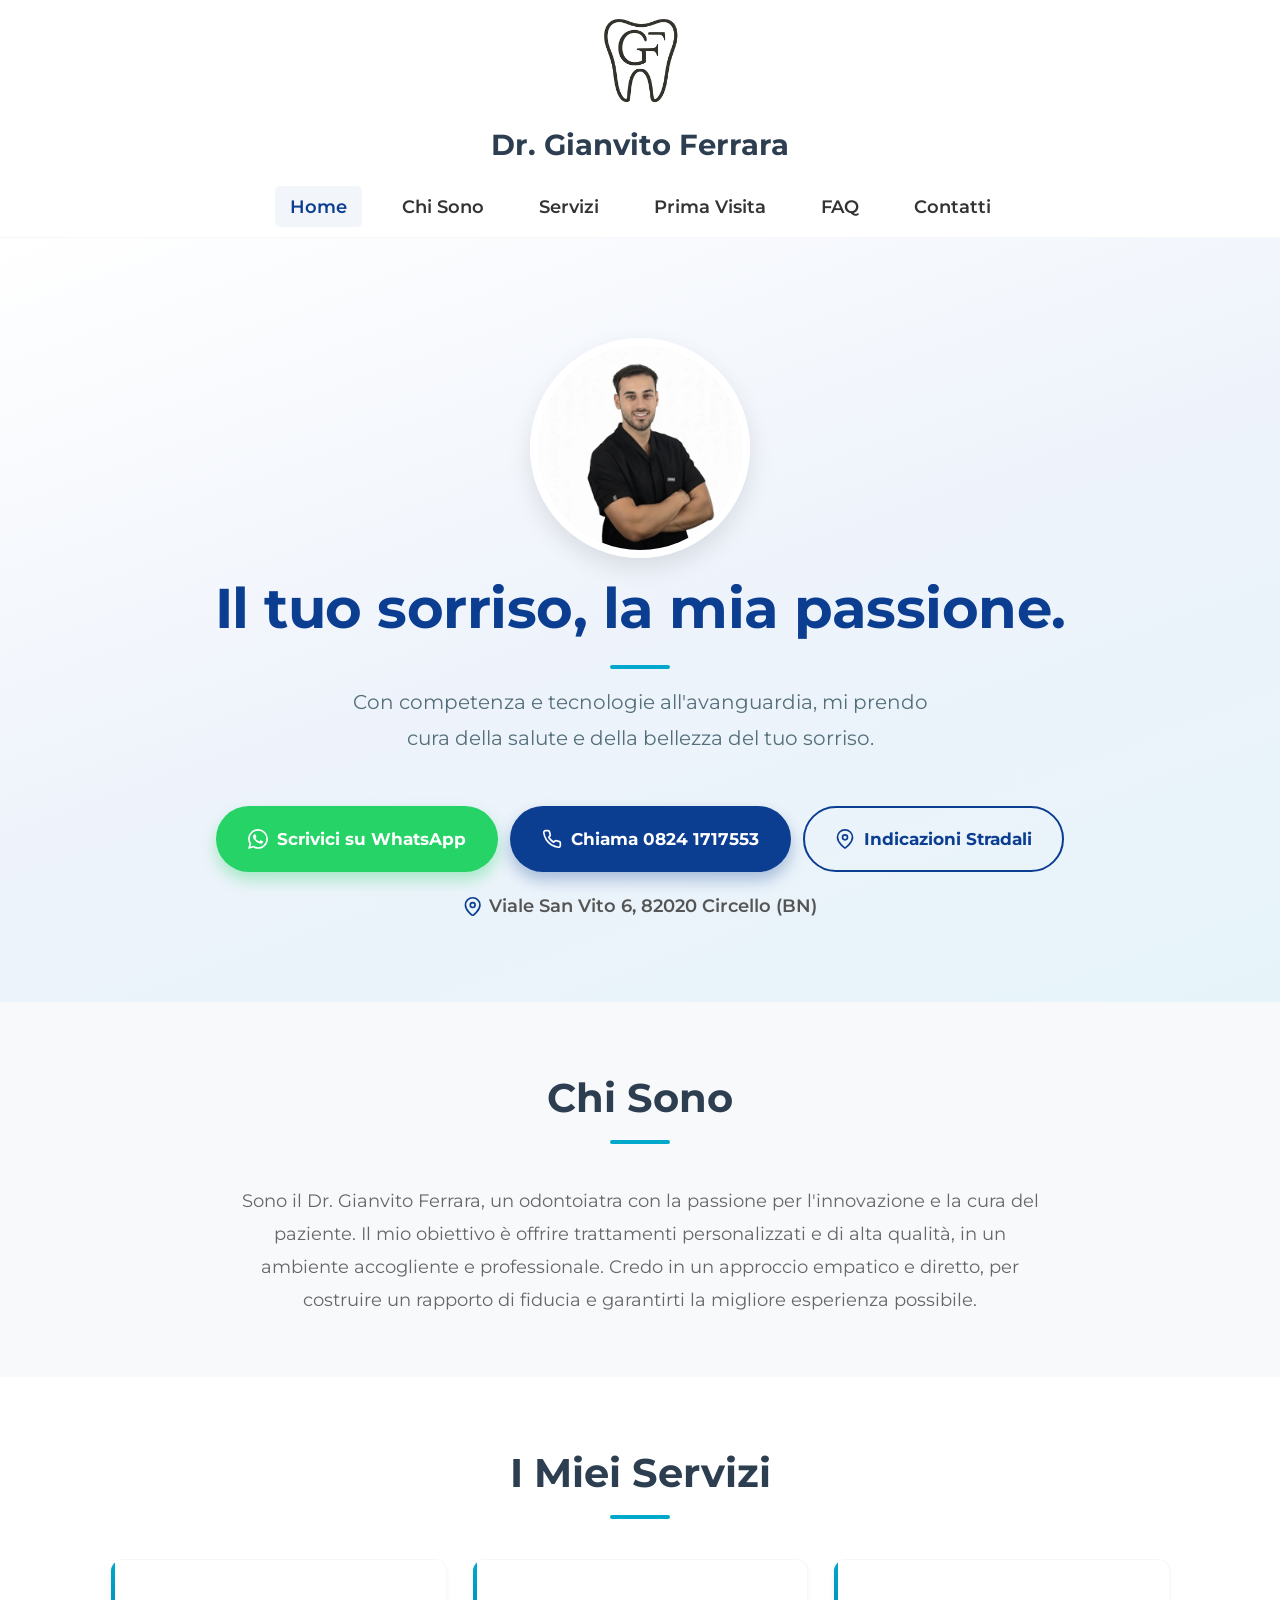
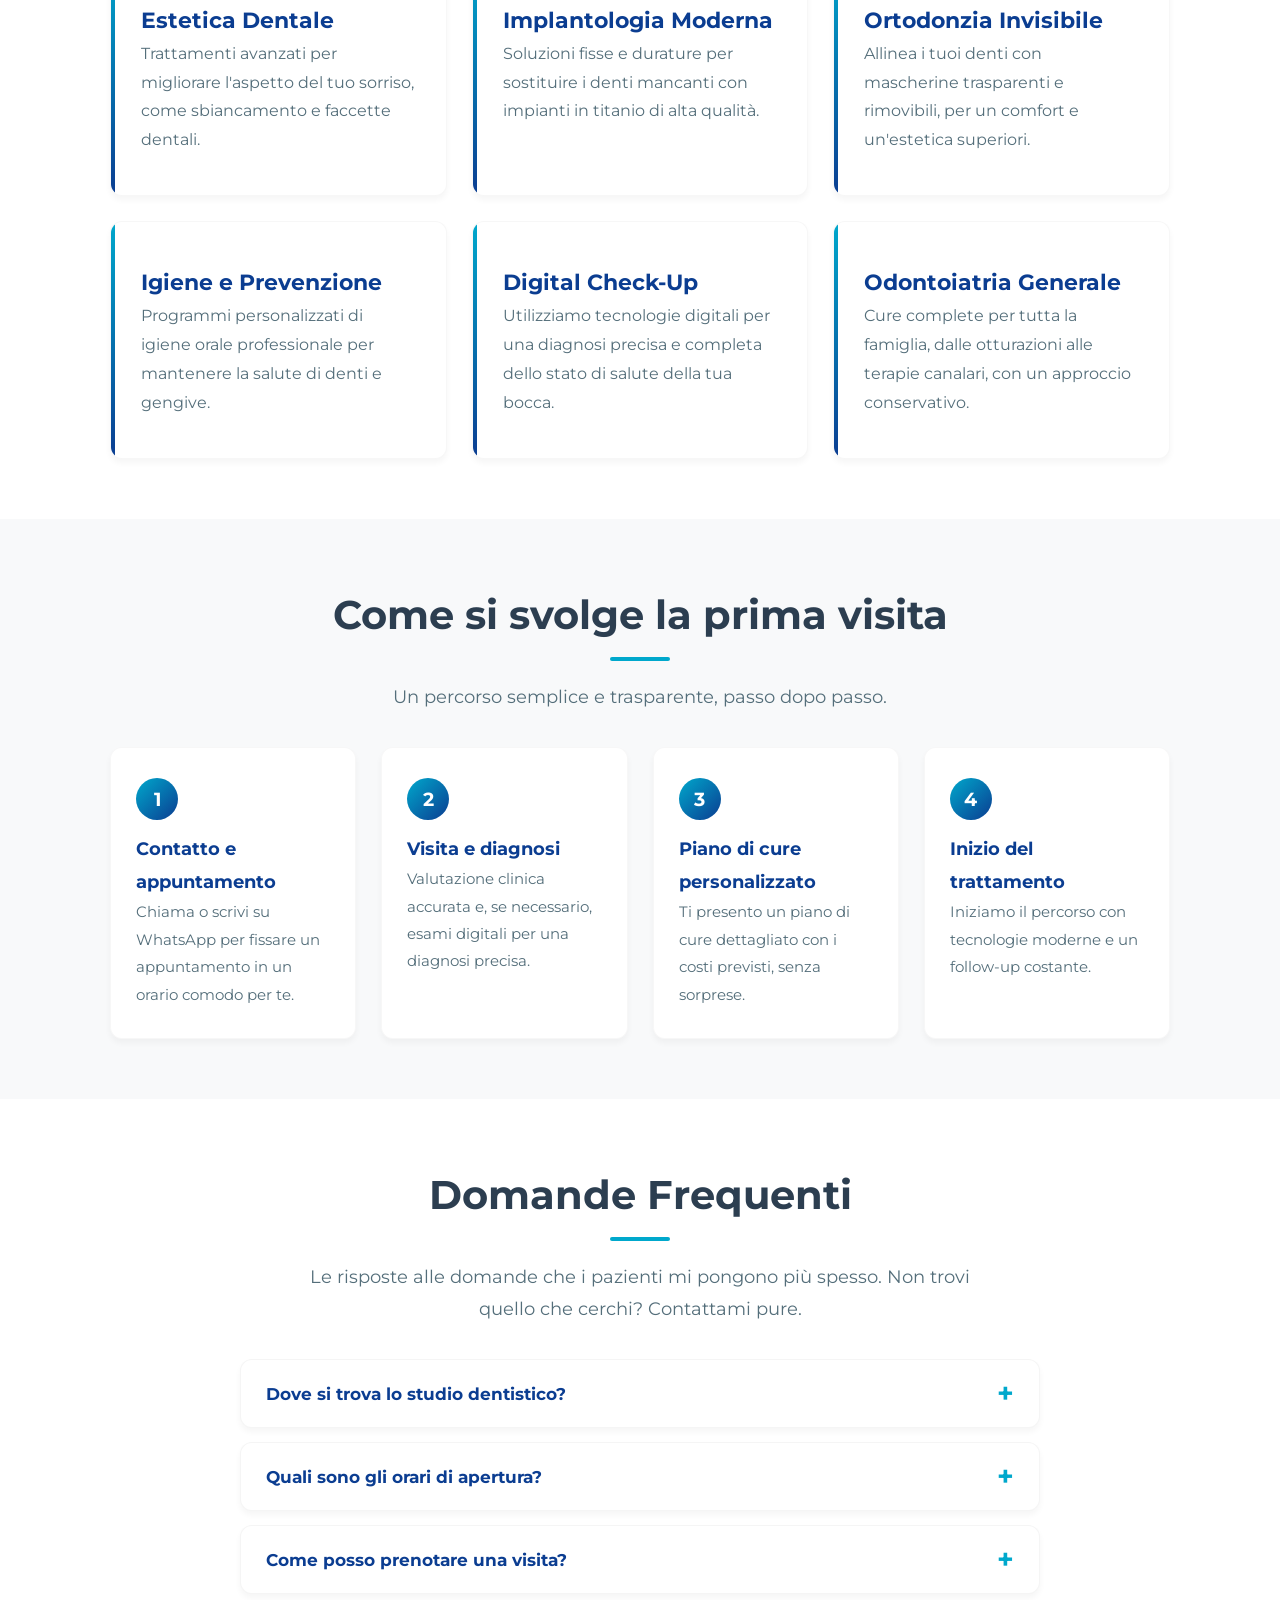
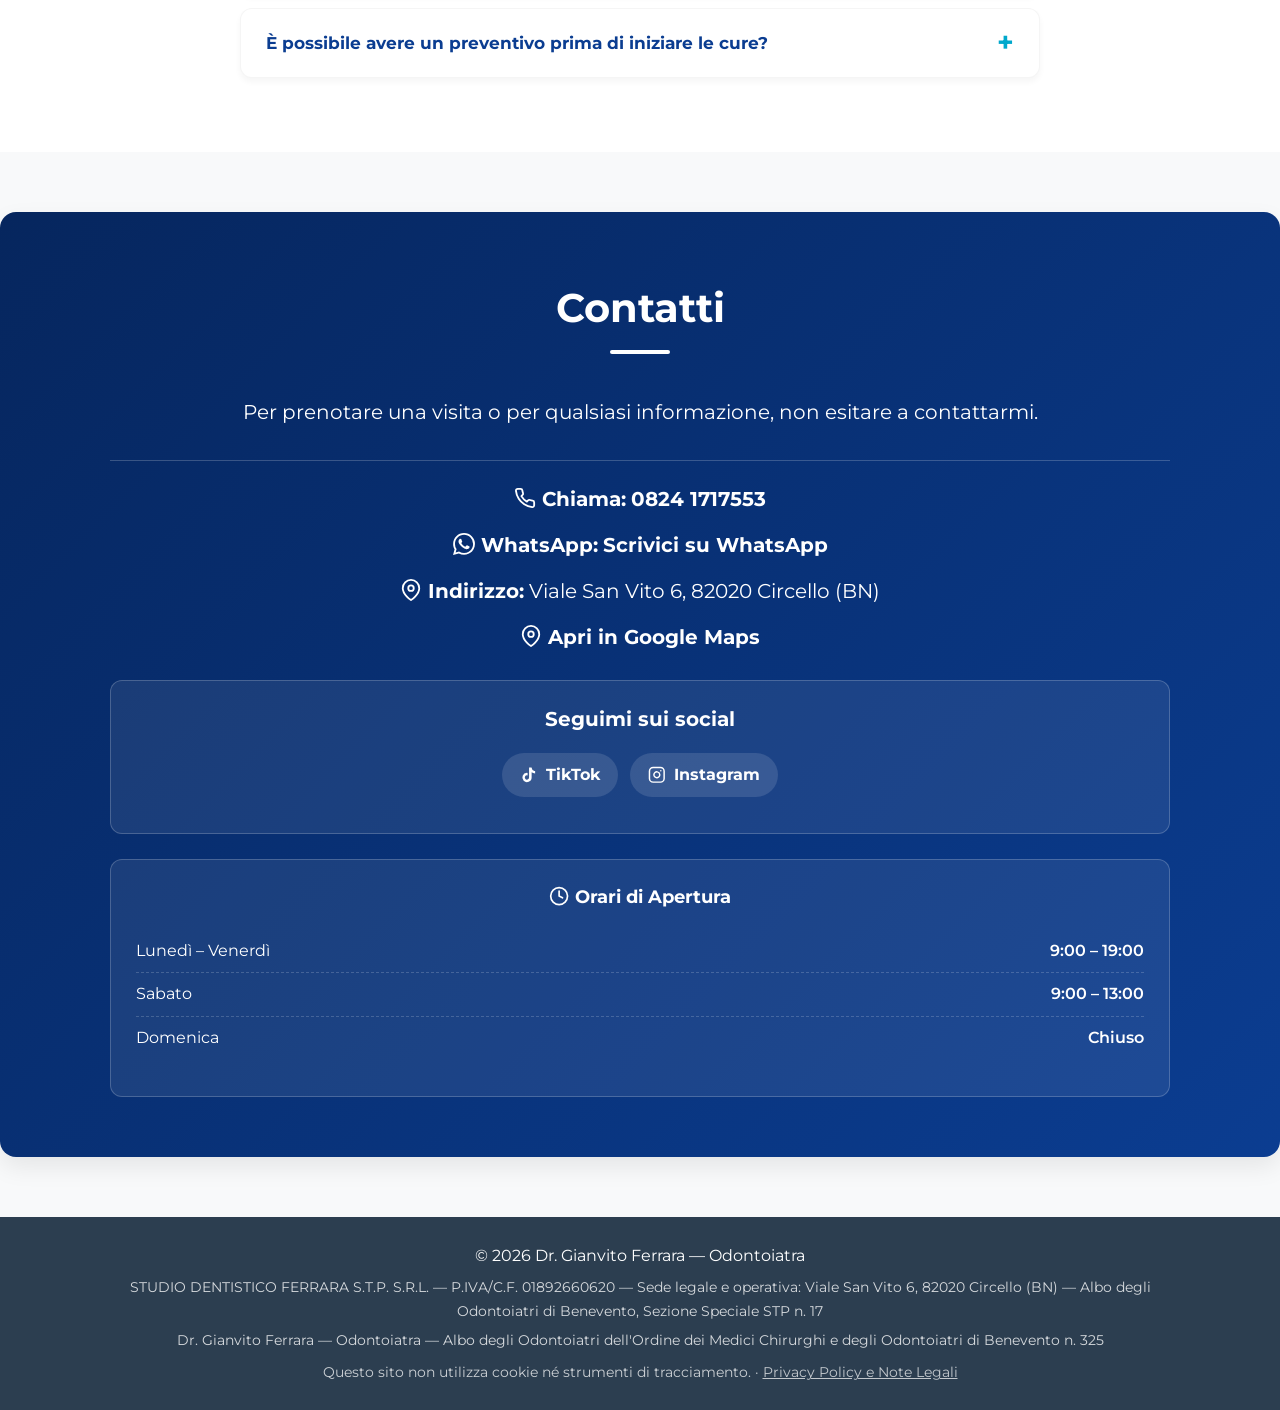
<file: index.html>
<!DOCTYPE html>
<html lang="it">

<head>
    <meta charset="UTF-8">
    <meta name="viewport" content="width=device-width, initial-scale=1.0">
    <title>Dr. Gianvito Ferrara - Odontoiatra</title>
    <meta name="description"
        content="Studio Dentistico del Dr. Gianvito Ferrara a Circello (BN). Offro servizi di estetica dentale, implantologia, ortodonzia invisibile e molto altro. Contattami per un appuntamento.">
    <meta name="keywords"
        content="dentista Circello, dentista Fortore, estetica dentale Circello, odontoiatra Circello, implantologia Circello, ortodonzia invisibile Circello, dentista Benevento, dentista Colle Sannita">
    <meta name="theme-color" content="#0b3d91">
    <link rel="canonical" href="https://drgianvitoferrara.it/">
    <link rel="icon" href="favicon.ico" type="image/x-icon">

    <!-- Open Graph / Facebook -->
    <meta property="og:type" content="website">
    <meta property="og:url" content="https://drgianvitoferrara.it/">
    <meta property="og:title" content="Dr. Gianvito Ferrara - Odontoiatra a Circello (BN)">
    <meta property="og:description"
        content="Studio Dentistico del Dr. Gianvito Ferrara a Circello (BN). Offro servizi di estetica dentale, implantologia, ortodonzia invisibile e molto altro.">
    <meta property="og:image" content="https://drgianvitoferrara.it/DrGianvitoFerrara.webp">
    <meta property="og:locale" content="it_IT">
    <meta property="og:image:width" content="1024">
    <meta property="og:image:height" content="1024">

    <!-- Twitter -->
    <meta name="twitter:card" content="summary_large_image">
    <meta name="twitter:url" content="https://drgianvitoferrara.it/">
    <meta name="twitter:title" content="Dr. Gianvito Ferrara - Odontoiatra a Circello (BN)">
    <meta name="twitter:description"
        content="Studio Dentistico del Dr. Gianvito Ferrara a Circello (BN). Offro servizi di estetica dentale, implantologia, ortodonzia invisibile e molto altro.">
    <meta name="twitter:image" content="https://drgianvitoferrara.it/DrGianvitoFerrara.webp">

    <!-- Schema.org for Local Business -->
    <script type="application/ld+json">
    {
      "@context": "https://schema.org",
      "@type": "Dentist",
      "name": "Studio Dentistico Dr. Gianvito Ferrara",
      "image": "https://drgianvitoferrara.it/DrGianvitoFerrara.webp",
      "@id": "https://drgianvitoferrara.it/#dentista",
      "url": "https://drgianvitoferrara.it/",
      "hasMap": "https://maps.app.goo.gl/xHTxCfEMih2czmDm8",
      "telephone": "08241717553",
      "address": {
        "@type": "PostalAddress",
        "streetAddress": "Viale San Vito 6",
        "addressLocality": "Circello (BN)",
        "postalCode": "82020",
        "addressCountry": "IT"
      },
      "geo": {
        "@type": "GeoCoordinates",
        "latitude": 41.3539,
        "longitude": 14.8233
      },
      "openingHoursSpecification": [
        {
          "@type": "OpeningHoursSpecification",
          "dayOfWeek": ["Monday", "Tuesday", "Wednesday", "Thursday", "Friday"],
          "opens": "09:00",
          "closes": "19:00"
        },
        {
          "@type": "OpeningHoursSpecification",
          "dayOfWeek": "Saturday",
          "opens": "09:00",
          "closes": "13:00"
        }
      ]
    }
    </script>

    <!-- Schema.org FAQ -->
    <script type="application/ld+json">
    {
      "@context": "https://schema.org",
      "@type": "FAQPage",
      "mainEntity": [
        {
          "@type": "Question",
          "name": "Dove si trova lo studio dentistico?",
          "acceptedAnswer": {
            "@type": "Answer",
            "text": "Lo Studio Dentistico Ferrara si trova in Viale San Vito 6, 82020 Circello (BN). Le indicazioni stradali sono disponibili con il pulsante Apri in Google Maps nella sezione Contatti."
          }
        },
        {
          "@type": "Question",
          "name": "Quali sono gli orari di apertura?",
          "acceptedAnswer": {
            "@type": "Answer",
            "text": "Dal lunedì al venerdì lo studio è aperto dalle 9:00 alle 19:00. Il sabato dalle 9:00 alle 13:00. Domenica chiuso."
          }
        },
        {
          "@type": "Question",
          "name": "Come posso prenotare una visita?",
          "acceptedAnswer": {
            "@type": "Answer",
            "text": "Puoi prenotare chiamando il numero 0824 1717553 oppure scrivendo su WhatsApp."
          }
        },
        {
          "@type": "Question",
          "name": "È possibile avere un preventivo prima di iniziare le cure?",
          "acceptedAnswer": {
            "@type": "Answer",
            "text": "Sì. Dopo la visita di valutazione viene redatto un piano di cure dettagliato con i costi previsti, così puoi decidere con piena consapevolezza."
          }
        }
      ]
    }
    </script>

    <link rel="preload" href="fonts/montserrat-latin.woff2" as="font" type="font/woff2" crossorigin>
    <link rel="stylesheet" href="style.css">
</head>

<body>
    <a class="skip-link" href="#main-content">Vai al contenuto</a>
    <header id="main-header">
        <div class="container">
            <img src="Solo_Logo_GF_Nero.webp" alt="Logo Dr. Gianvito Ferrara" class="logo" width="286" height="335" decoding="async">
            <h1>Dr. Gianvito Ferrara</h1>
            <nav>
                <ul>
                    <li><a href="#hero">Home</a></li>
                    <li><a href="#about">Chi Sono</a></li>
                    <li><a href="#services">Servizi</a></li>
                    <li><a href="#visit">Prima Visita</a></li>
                    <li><a href="#faq">FAQ</a></li>
                    <li><a href="#contact">Contatti</a></li>
                </ul>
            </nav>
        </div>

        <button class="hamburger" id="hamburger-menu" aria-label="menu" aria-expanded="false">
            <svg class="icon-menu" xmlns="http://www.w3.org/2000/svg" width="24" height="24" viewBox="0 0 24 24"
                fill="none" stroke="currentColor" stroke-width="2" stroke-linecap="round" stroke-linejoin="round">
                <line x1="3" y1="12" x2="21" y2="12"></line>
                <line x1="3" y1="6" x2="21" y2="6"></line>
                <line x1="3" y1="18" x2="21" y2="18"></line>
            </svg>
            <svg class="icon-close" xmlns="http://www.w3.org/2000/svg" width="24" height="24" viewBox="0 0 24 24"
                fill="none" stroke="currentColor" stroke-width="2" stroke-linecap="round" stroke-linejoin="round">
                <line x1="18" y1="6" x2="6" y2="18"></line>
                <line x1="6" y1="6" x2="18" y2="18"></line>
            </svg>
        </button>
    </header>

    <main id="main-content">
        <section id="hero">
            <div class="container">
                <img src="DrGianvitoFerrara.webp" alt="Ritratto del Dr. Gianvito Ferrara, dentista a Circello"
                    class="profile-photo" width="1024" height="1024" fetchpriority="high">
                <div class="hero-text">
                    <h2>Il tuo sorriso, la mia passione.</h2>
                    <p>Con competenza e tecnologie all'avanguardia, mi prendo cura della salute e della bellezza del tuo
                        sorriso.</p>
                </div>
                <div class="cta-group">
                    <a href="https://wa.me/3908241717553?text=Salve%2C%20vorrei%20prenotare%20un%20appuntamento." class="cta-button cta-button-whatsapp" target="_blank"
                        rel="noopener">
                        <svg xmlns="http://www.w3.org/2000/svg" width="24" height="24" viewBox="0 0 24 24"
                            fill="currentColor" aria-hidden="true">
                            <path
                                d="M17.472 14.382c-.297-.149-1.758-.867-2.03-.967-.273-.099-.471-.148-.67.15-.197.297-.767.966-.94 1.164-.173.199-.347.223-.644.075-.297-.15-1.255-.463-2.39-1.475-.883-.788-1.48-1.761-1.653-2.059-.173-.297-.018-.458.13-.606.134-.133.297-.347.446-.52.149-.174.198-.298.298-.497.099-.198.05-.371-.025-.52-.075-.149-.669-1.612-.916-2.207-.242-.579-.487-.5-.669-.51-.173-.008-.371-.01-.57-.01-.198 0-.52.074-.792.372-.272.297-1.04 1.016-1.04 2.479 0 1.462 1.065 2.875 1.213 3.074.149.198 2.096 3.2 5.077 4.487.709.306 1.262.489 1.694.625.712.227 1.36.195 1.871.118.571-.085 1.758-.719 2.006-1.413.248-.694.248-1.289.173-1.413-.074-.124-.272-.198-.57-.347m-5.421 7.403h-.004a9.87 9.87 0 01-5.031-1.378l-.361-.214-3.741.982.998-3.648-.235-.374a9.86 9.86 0 01-1.51-5.26c.001-5.45 4.436-9.884 9.888-9.884 2.64 0 5.122 1.03 6.988 2.898a9.825 9.825 0 012.893 6.994c-.003 5.45-4.437 9.884-9.885 9.884m8.413-18.297A11.815 11.815 0 0012.05 0C5.495 0 .16 5.335.157 11.892c0 2.096.547 4.142 1.588 5.945L.057 24l6.305-1.654a11.882 11.882 0 005.683 1.448h.005c6.554 0 11.89-5.335 11.893-11.893a11.821 11.821 0 00-3.48-8.413z"></path>
                        </svg>
                        Scrivici su WhatsApp
                    </a>
                    <a href="tel:08241717553" class="cta-button">
                        <svg xmlns="http://www.w3.org/2000/svg" width="24" height="24" viewBox="0 0 24 24" fill="none"
                            stroke="currentColor" stroke-width="2" stroke-linecap="round" stroke-linejoin="round"
                            aria-hidden="true">
                            <path
                                d="M22 16.92v3a2 2 0 0 1-2.18 2 19.79 19.79 0 0 1-8.63-3.07 19.5 19.5 0 0 1-6-6 19.79 19.79 0 0 1-3.07-8.67A2 2 0 0 1 4.11 2h3a2 2 0 0 1 2 1.72 12.84 12.84 0 0 0 .7 2.81 2 2 0 0 1-.45 2.11L8.09 9.91a16 16 0 0 0 6 6l1.27-1.27a2 2 0 0 1 2.11-.45 12.84 12.84 0 0 0 2.81.7A2 2 0 0 1 22 16.92z"></path>
                        </svg>
                        Chiama 0824 1717553
                    </a>
                    <a href="https://maps.app.goo.gl/xHTxCfEMih2czmDm8"
                        class="cta-button cta-button-secondary" target="_blank" rel="noopener">
                        <svg xmlns="http://www.w3.org/2000/svg" width="24" height="24" viewBox="0 0 24 24" fill="none"
                            stroke="currentColor" stroke-width="2" stroke-linecap="round" stroke-linejoin="round"
                            aria-hidden="true">
                            <path d="M21 10c0 7-9 13-9 13s-9-6-9-13a9 9 0 0 1 18 0z"></path>
                            <circle cx="12" cy="10" r="3"></circle>
                        </svg>
                        Indicazioni Stradali
                    </a>
                </div>
                <p class="address-hero">
                    <svg xmlns="http://www.w3.org/2000/svg" width="24" height="24" viewBox="0 0 24 24" fill="none"
                        stroke="currentColor" stroke-width="2" stroke-linecap="round" stroke-linejoin="round"
                        aria-hidden="true">
                        <path d="M21 10c0 7-9 13-9 13s-9-6-9-13a9 9 0 0 1 18 0z"></path>
                        <circle cx="12" cy="10" r="3"></circle>
                    </svg>
                    Viale San Vito 6, 82020 Circello (BN)
                </p>
            </div>
        </section>

        <section id="about">
            <div class="container">
                <h2>Chi Sono</h2>
                <p>Sono il Dr. Gianvito Ferrara, un odontoiatra con la passione per l'innovazione e la cura del
                    paziente. Il mio obiettivo è offrire trattamenti personalizzati e di alta qualità, in un ambiente
                    accogliente e professionale. Credo in un approccio empatico e diretto, per costruire un rapporto di
                    fiducia e garantirti la migliore esperienza possibile.</p>
            </div>
        </section>

        <section id="services">
            <div class="container">
                <h2>I Miei Servizi</h2>
                <div class="services-grid">
                    <div class="service-item">
                        <h3>Estetica Dentale</h3>
                        <p>Trattamenti avanzati per migliorare l'aspetto del tuo sorriso, come sbiancamento e faccette
                            dentali.</p>
                    </div>
                    <div class="service-item">
                        <h3>Implantologia Moderna</h3>
                        <p>Soluzioni fisse e durature per sostituire i denti mancanti con impianti in titanio di alta
                            qualità.</p>
                    </div>
                    <div class="service-item">
                        <h3>Ortodonzia Invisibile</h3>
                        <p>Allinea i tuoi denti con mascherine trasparenti e rimovibili, per un comfort e un'estetica
                            superiori.</p>
                    </div>
                    <div class="service-item">
                        <h3>Igiene e Prevenzione</h3>
                        <p>Programmi personalizzati di igiene orale professionale per mantenere la salute di denti e
                            gengive.</p>
                    </div>
                    <div class="service-item">
                        <h3>Digital Check-Up</h3>
                        <p>Utilizziamo tecnologie digitali per una diagnosi precisa e completa dello stato di salute
                            della tua bocca.</p>
                    </div>
                    <div class="service-item">
                        <h3>Odontoiatria Generale</h3>
                        <p>Cure complete per tutta la famiglia, dalle otturazioni alle terapie canalari, con un
                            approccio conservativo.</p>
                    </div>
                </div>
            </div>
        </section>

        <section id="visit">
            <div class="container">
                <h2>Come si svolge la prima visita</h2>
                <p class="visit-intro">Un percorso semplice e trasparente, passo dopo passo.</p>
                <ol class="visit-steps">
                    <li>
                        <span class="step-number">1</span>
                        <div>
                            <h3>Contatto e appuntamento</h3>
                            <p>Chiama o scrivi su WhatsApp per fissare un appuntamento in un orario comodo per te.</p>
                        </div>
                    </li>
                    <li>
                        <span class="step-number">2</span>
                        <div>
                            <h3>Visita e diagnosi</h3>
                            <p>Valutazione clinica accurata e, se necessario, esami digitali per una diagnosi precisa.</p>
                        </div>
                    </li>
                    <li>
                        <span class="step-number">3</span>
                        <div>
                            <h3>Piano di cure personalizzato</h3>
                            <p>Ti presento un piano di cure dettagliato con i costi previsti, senza sorprese.</p>
                        </div>
                    </li>
                    <li>
                        <span class="step-number">4</span>
                        <div>
                            <h3>Inizio del trattamento</h3>
                            <p>Iniziamo il percorso con tecnologie moderne e un follow-up costante.</p>
                        </div>
                    </li>
                </ol>
            </div>
        </section>

        <section id="faq">
            <div class="container">
                <h2>Domande Frequenti</h2>
                <p class="faq-intro">Le risposte alle domande che i pazienti mi pongono più spesso. Non trovi quello
                    che cerchi? Contattami pure.</p>
                <div class="faq-list">
                    <details class="faq-item">
                        <summary>Dove si trova lo studio dentistico?</summary>
                        <p>Lo Studio Dentistico Ferrara si trova in <strong>Viale San Vito 6, 82020 Circello
                                (BN)</strong>. Le indicazioni stradali sono disponibili con il pulsante "Apri in Google
                            Maps" nella sezione Contatti.</p>
                    </details>
                    <details class="faq-item">
                        <summary>Quali sono gli orari di apertura?</summary>
                        <p>Dal <strong>lunedì al venerdì</strong> lo studio è aperto dalle <strong>9:00 alle
                                19:00</strong>. Il <strong>sabato</strong> dalle <strong>9:00 alle 13:00</strong>.
                            Domenica chiuso.</p>
                    </details>
                    <details class="faq-item">
                        <summary>Come posso prenotare una visita?</summary>
                        <p>Puoi prenotare chiamando il numero <a href="tel:08241717553">0824 1717553</a> oppure
                            scrivendo su <a href="https://wa.me/3908241717553?text=Salve%2C%20vorrei%20prenotare%20un%20appuntamento." target="_blank"
                                rel="noopener">WhatsApp</a>. Risponderemo al più presto per trovare l'appuntamento più
                            adatto a te.</p>
                    </details>
                    <details class="faq-item">
                        <summary>È possibile avere un preventivo prima di iniziare le cure?</summary>
                        <p>Sì. Dopo la visita di valutazione viene redatto un piano di cure dettagliato con i costi
                            previsti, così puoi decidere con piena consapevolezza. Nessuna sorpresa.</p>
                    </details>
                </div>
            </div>
        </section>

        <section id="contact">
            <div class="container">
                <h2>Contatti</h2>
                <p>Per prenotare una visita o per qualsiasi informazione, non esitare a contattarmi.</p>
                <div class="contact-info">
                    <p><strong><svg xmlns="http://www.w3.org/2000/svg" width="24" height="24" viewBox="0 0 24 24" fill="none" stroke="currentColor" stroke-width="2" stroke-linecap="round" stroke-linejoin="round" aria-hidden="true"><path d="M22 16.92v3a2 2 0 0 1-2.18 2 19.79 19.79 0 0 1-8.63-3.07 19.5 19.5 0 0 1-6-6 19.79 19.79 0 0 1-3.07-8.67A2 2 0 0 1 4.11 2h3a2 2 0 0 1 2 1.72 12.84 12.84 0 0 0 .7 2.81 2 2 0 0 1-.45 2.11L8.09 9.91a16 16 0 0 0 6 6l1.27-1.27a2 2 0 0 1 2.11-.45 12.84 12.84 0 0 0 2.81.7A2 2 0 0 1 22 16.92z"></path></svg> Chiama:</strong> <a href="tel:08241717553">0824 1717553</a></p>
                    <p><strong><svg xmlns="http://www.w3.org/2000/svg" width="24" height="24" viewBox="0 0 24 24" fill="currentColor" aria-hidden="true"><path d="M17.472 14.382c-.297-.149-1.758-.867-2.03-.967-.273-.099-.471-.148-.67.15-.197.297-.767.966-.94 1.164-.173.199-.347.223-.644.075-.297-.15-1.255-.463-2.39-1.475-.883-.788-1.48-1.761-1.653-2.059-.173-.297-.018-.458.13-.606.134-.133.297-.347.446-.52.149-.174.198-.298.298-.497.099-.198.05-.371-.025-.52-.075-.149-.669-1.612-.916-2.207-.242-.579-.487-.5-.669-.51-.173-.008-.371-.01-.57-.01-.198 0-.52.074-.792.372-.272.297-1.04 1.016-1.04 2.479 0 1.462 1.065 2.875 1.213 3.074.149.198 2.096 3.2 5.077 4.487.709.306 1.262.489 1.694.625.712.227 1.36.195 1.871.118.571-.085 1.758-.719 2.006-1.413.248-.694.248-1.289.173-1.413-.074-.124-.272-.198-.57-.347m-5.421 7.403h-.004a9.87 9.87 0 01-5.031-1.378l-.361-.214-3.741.982.998-3.648-.235-.374a9.86 9.86 0 01-1.51-5.26c.001-5.45 4.436-9.884 9.888-9.884 2.64 0 5.122 1.03 6.988 2.898a9.825 9.825 0 012.893 6.994c-.003 5.45-4.437 9.884-9.885 9.884m8.413-18.297A11.815 11.815 0 0012.05 0C5.495 0 .16 5.335.157 11.892c0 2.096.547 4.142 1.588 5.945L.057 24l6.305-1.654a11.882 11.882 0 005.683 1.448h.005c6.554 0 11.89-5.335 11.893-11.893a11.821 11.821 0 00-3.48-8.413z"></path></svg> WhatsApp:</strong> <a href="https://wa.me/3908241717553?text=Salve%2C%20vorrei%20prenotare%20un%20appuntamento." target="_blank" rel="noopener">Scrivici su WhatsApp</a></p>
                    <p><strong><svg xmlns="http://www.w3.org/2000/svg" width="24" height="24" viewBox="0 0 24 24" fill="none" stroke="currentColor" stroke-width="2" stroke-linecap="round" stroke-linejoin="round" aria-hidden="true"><path d="M21 10c0 7-9 13-9 13s-9-6-9-13a9 9 0 0 1 18 0z"></path><circle cx="12" cy="10" r="3"></circle></svg> Indirizzo:</strong> Viale San Vito 6, 82020 Circello (BN)</p>
                    <p><a href="https://maps.app.goo.gl/xHTxCfEMih2czmDm8" target="_blank" rel="noopener"><svg xmlns="http://www.w3.org/2000/svg" width="24" height="24" viewBox="0 0 24 24" fill="none" stroke="currentColor" stroke-width="2" stroke-linecap="round" stroke-linejoin="round" aria-hidden="true"><path d="M21 10c0 7-9 13-9 13s-9-6-9-13a9 9 0 0 1 18 0z"></path><circle cx="12" cy="10" r="3"></circle></svg> Apri in Google Maps</a></p>
                </div>
                <div class="social-links">
                    <p class="social-title">Seguimi sui social</p>
                    <ul>
                        <li>
                            <a href="https://www.tiktok.com/@drgianvitoferrara" target="_blank" rel="noopener" aria-label="TikTok del Dr. Gianvito Ferrara">
                                <svg xmlns="http://www.w3.org/2000/svg" width="24" height="24" viewBox="0 0 24 24" fill="currentColor" aria-hidden="true"><path d="M19.59 6.69a4.83 4.83 0 0 1-3.77-4.25V2h-3.45v13.67a2.89 2.89 0 0 1-5.2 1.74 2.89 2.89 0 0 1 2.31-4.64 2.93 2.93 0 0 1 .88.13V9.4a6.84 6.84 0 0 0-1-.05A6.33 6.33 0 0 0 5 20.1a6.34 6.34 0 0 0 10.86-4.43v-7a8.16 8.16 0 0 0 4.77 1.52v-3.4a4.85 4.85 0 0 1-1-.1z"></path></svg>
                                TikTok
                            </a>
                        </li>
                        <li>
                            <a href="https://www.instagram.com/drgianvitoferrara" target="_blank" rel="noopener" aria-label="Instagram del Dr. Gianvito Ferrara">
                                <svg xmlns="http://www.w3.org/2000/svg" width="24" height="24" viewBox="0 0 24 24" fill="none" stroke="currentColor" stroke-width="2" stroke-linecap="round" stroke-linejoin="round" aria-hidden="true"><rect x="2" y="2" width="20" height="20" rx="5" ry="5"></rect><path d="M16 11.37A4 4 0 1 1 12.63 8 4 4 0 0 1 16 11.37z"></path><line x1="17.5" y1="6.5" x2="17.51" y2="6.5"></line></svg>
                                Instagram
                            </a>
                        </li>
                    </ul>
                </div>
                <div class="hours-box">
                    <p class="hours-title"><svg xmlns="http://www.w3.org/2000/svg" width="24" height="24" viewBox="0 0 24 24" fill="none" stroke="currentColor" stroke-width="2" stroke-linecap="round" stroke-linejoin="round" aria-hidden="true"><circle cx="12" cy="12" r="10"></circle><polyline points="12 6 12 12 16 14"></polyline></svg> Orari di Apertura</p>
                    <ul>
                        <li><span>Lunedì – Venerdì</span><span>9:00 – 19:00</span></li>
                        <li><span>Sabato</span><span>9:00 – 13:00</span></li>
                        <li><span>Domenica</span><span>Chiuso</span></li>
                    </ul>
                </div>
            </div>
        </section>
    </main>

    <!-- Floating CTA for Mobile -->
    <a href="tel:08241717553" class="floating-cta" aria-label="Chiama lo studio">
        <svg xmlns="http://www.w3.org/2000/svg" width="24" height="24" viewBox="0 0 24 24" fill="none"
            stroke="currentColor" stroke-width="2" stroke-linecap="round" stroke-linejoin="round">
            <path
                d="M22 16.92v3a2 2 0 0 1-2.18 2 19.79 19.79 0 0 1-8.63-3.07 19.5 19.5 0 0 1-6-6 19.79 19.79 0 0 1-3.07-8.67A2 2 0 0 1 4.11 2h3a2 2 0 0 1 2 1.72 12.84 12.84 0 0 0 .7 2.81 2 2 0 0 1-.45 2.11L8.09 9.91a16 16 0 0 0 6 6l1.27-1.27a2 2 0 0 1 2.11-.45 12.84 12.84 0 0 0 2.81.7A2 2 0 0 1 22 16.92z">
            </path>
        </svg>
        Chiama Ora
    </a>

    <!-- Floating WhatsApp for Mobile -->
    <a href="https://wa.me/3908241717553?text=Salve%2C%20vorrei%20prenotare%20un%20appuntamento." class="floating-whatsapp" aria-label="Scrivici su WhatsApp" target="_blank"
        rel="noopener">
        <svg xmlns="http://www.w3.org/2000/svg" width="24" height="24" viewBox="0 0 24 24" fill="currentColor">
            <path
                d="M17.472 14.382c-.297-.149-1.758-.867-2.03-.967-.273-.099-.471-.148-.67.15-.197.297-.767.966-.94 1.164-.173.199-.347.223-.644.075-.297-.15-1.255-.463-2.39-1.475-.883-.788-1.48-1.761-1.653-2.059-.173-.297-.018-.458.13-.606.134-.133.297-.347.446-.52.149-.174.198-.298.298-.497.099-.198.05-.371-.025-.52-.075-.149-.669-1.612-.916-2.207-.242-.579-.487-.5-.669-.51-.173-.008-.371-.01-.57-.01-.198 0-.52.074-.792.372-.272.297-1.04 1.016-1.04 2.479 0 1.462 1.065 2.875 1.213 3.074.149.198 2.096 3.2 5.077 4.487.709.306 1.262.489 1.694.625.712.227 1.36.195 1.871.118.571-.085 1.758-.719 2.006-1.413.248-.694.248-1.289.173-1.413-.074-.124-.272-.198-.57-.347m-5.421 7.403h-.004a9.87 9.87 0 01-5.031-1.378l-.361-.214-3.741.982.998-3.648-.235-.374a9.86 9.86 0 01-1.51-5.26c.001-5.45 4.436-9.884 9.888-9.884 2.64 0 5.122 1.03 6.988 2.898a9.825 9.825 0 012.893 6.994c-.003 5.45-4.437 9.884-9.885 9.884m8.413-18.297A11.815 11.815 0 0012.05 0C5.495 0 .16 5.335.157 11.892c0 2.096.547 4.142 1.588 5.945L.057 24l6.305-1.654a11.882 11.882 0 005.683 1.448h.005c6.554 0 11.89-5.335 11.893-11.893a11.821 11.821 0 00-3.48-8.413z" />
        </svg>
        WhatsApp
    </a>

    <script>
        const hamburgerMenu = document.getElementById('hamburger-menu');
        const navUL = document.querySelector('nav ul');
        const header = document.getElementById('main-header');

        function closeMenu() {
            if (navUL.classList.contains('is-active')) {
                navUL.classList.remove('is-active');
                hamburgerMenu.classList.remove('is-active');
                hamburgerMenu.setAttribute('aria-expanded', 'false');
            }
        }

        hamburgerMenu.addEventListener('click', () => {
            const isActive = hamburgerMenu.classList.toggle('is-active');
            navUL.classList.toggle('is-active');
            hamburgerMenu.setAttribute('aria-expanded', isActive);
        });

        // Chiudi il menu mobile con Esc o clic fuori dall'header
        document.addEventListener('keydown', (e) => {
            if (e.key === 'Escape') closeMenu();
        });

        document.addEventListener('click', (e) => {
            if (!e.target.closest('header')) closeMenu();
        });

        // Aggiungi un elegante effetto di fade-in allo scroll per le sezioni
        const observer = new IntersectionObserver((entries) => {
            entries.forEach(entry => {
                if (entry.isIntersecting) {
                    entry.target.classList.add('visible');
                }
            });
        }, { threshold: 0.1 });

        document.querySelectorAll('section').forEach(section => {
            section.classList.add('fade-in-section');
            observer.observe(section);
        });

        // Evidenzia il link di navigazione della sezione visibile
        const navLinks = document.querySelectorAll('nav a[href^="#"]');
        const sectionObserver = new IntersectionObserver((entries) => {
            entries.forEach(entry => {
                if (entry.isIntersecting) {
                    const id = entry.target.getAttribute('id');
                    navLinks.forEach(link => {
                        const isActive = link.getAttribute('href') === '#' + id;
                        if (isActive) {
                            link.classList.add('active');
                            link.setAttribute('aria-current', 'true');
                        } else {
                            link.classList.remove('active');
                            link.removeAttribute('aria-current');
                        }
                    });
                }
            });
        }, { rootMargin: '-40% 0px -55% 0px', threshold: 0 });

        document.querySelectorAll('section[id]').forEach(section => sectionObserver.observe(section));

        // Smart Navbar: nascondi in scroll giù, mostra in scroll su
        let lastScrollTop = 0;
        const headerHeight = header.offsetHeight;

        window.addEventListener('scroll', () => {
            let scrollTop = window.pageYOffset || document.documentElement.scrollTop;

            if (scrollTop > lastScrollTop && scrollTop > headerHeight) {
                header.style.transform = `translateY(-${headerHeight}px)`;
                closeMenu();
            } else {
                header.style.transform = 'translateY(0)';
            }
            lastScrollTop = Math.max(0, scrollTop);

            if (scrollTop > 10) {
                header.classList.add('scrolled');
            } else {
                header.classList.remove('scrolled');
            }
        }, { passive: true });

        // Offset per gli anchor sotto l'header sticky
        function setScrollMargin() {
            document.documentElement.style.setProperty('--header-offset', header.offsetHeight + 'px');
        }
        setScrollMargin();
        window.addEventListener('resize', setScrollMargin);

        // Aggiorna l'anno automaticamente quando il footer è caricato
        document.addEventListener('DOMContentLoaded', () => {
            const yearSpan = document.getElementById('current-year');
            if (yearSpan) {
                yearSpan.textContent = new Date().getFullYear();
            }
        });
    </script>

    <footer>
        <div class="container">
            <p>&copy; <span id="current-year">2026</span> Dr. Gianvito Ferrara — Odontoiatra</p>
            <p class="legal-line">STUDIO DENTISTICO FERRARA S.T.P. S.R.L. — P.IVA/C.F. 01892660620 — Sede legale e operativa: Viale San Vito 6, 82020 Circello (BN) — Albo degli Odontoiatri di Benevento, Sezione Speciale STP n. 17</p>
            <p class="legal-line">Dr. Gianvito Ferrara — Odontoiatra — Albo degli Odontoiatri dell'Ordine dei Medici Chirurghi e degli Odontoiatri di Benevento n. 325</p>
            <p class="cookie-note">Questo sito non utilizza cookie né strumenti di tracciamento. · <a href="privacy.html">Privacy Policy e Note Legali</a></p>
        </div>
    </footer>
</body>

</html>
</file>
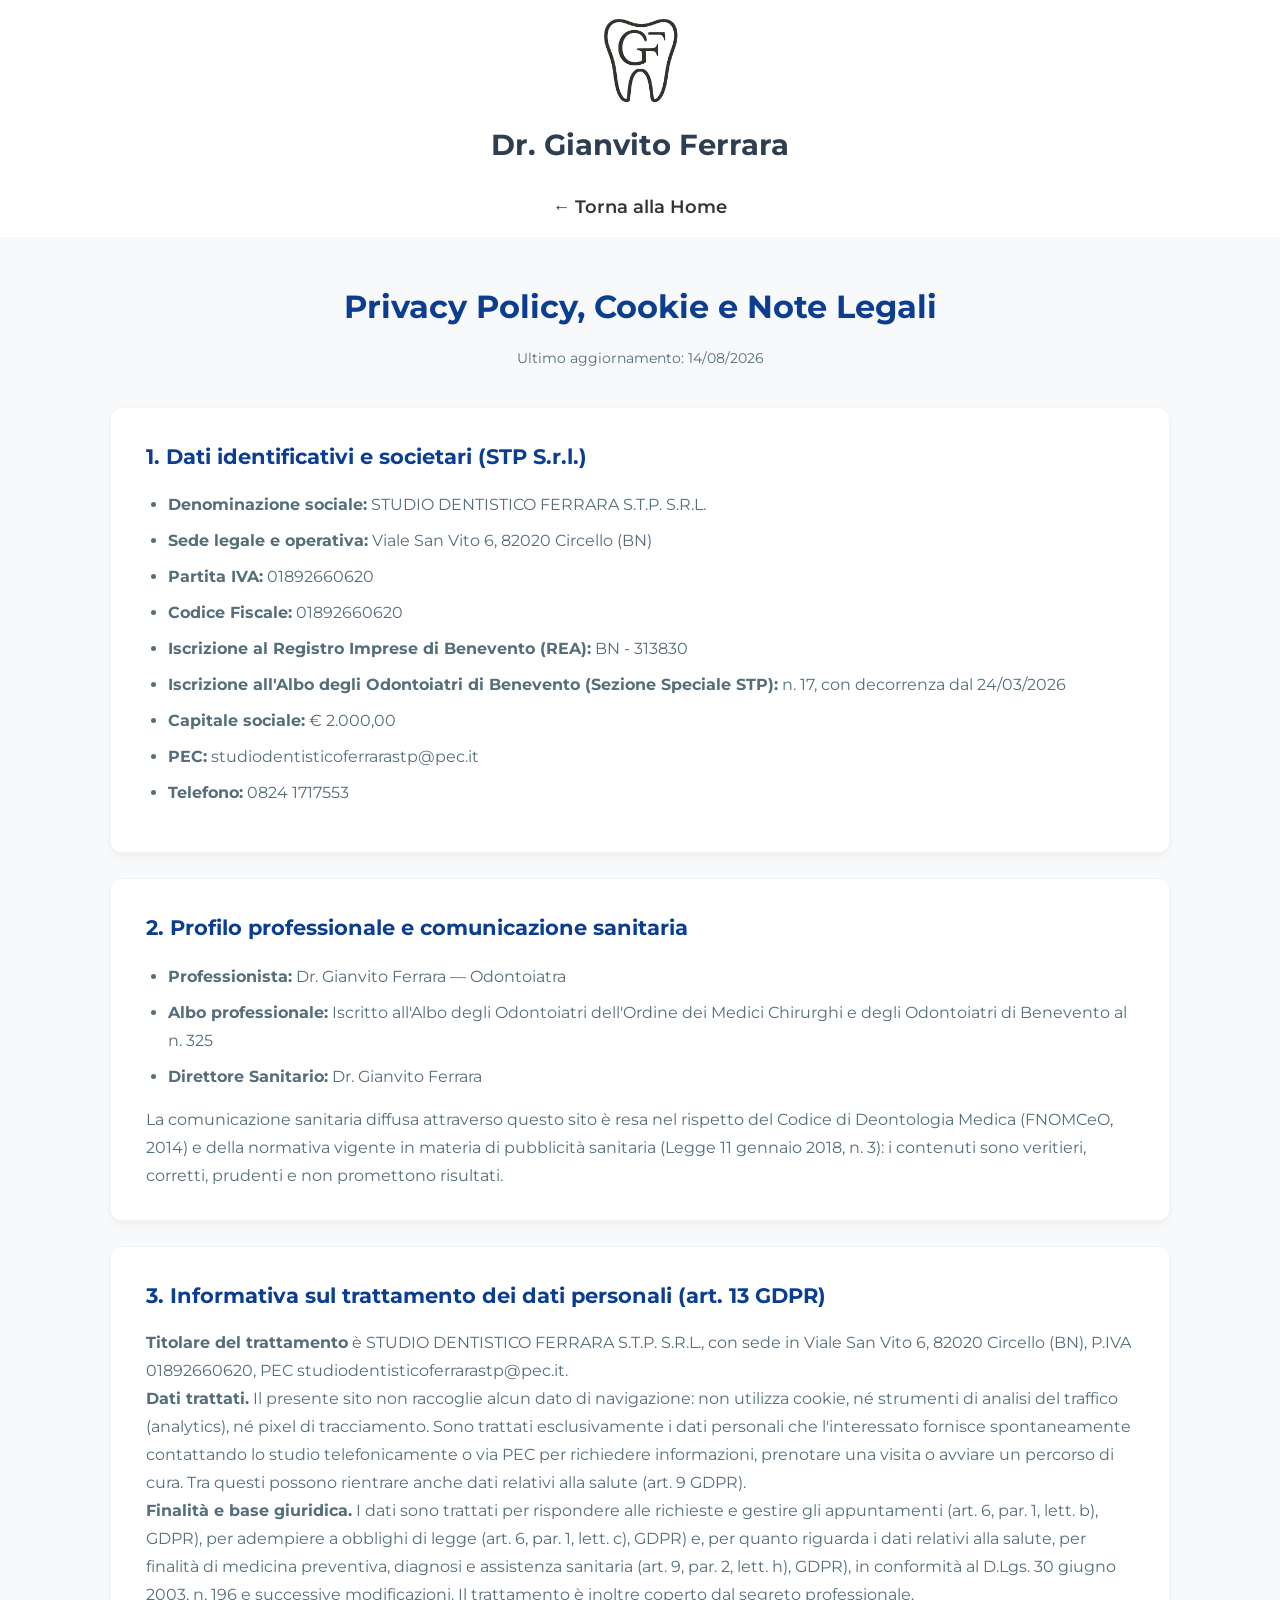
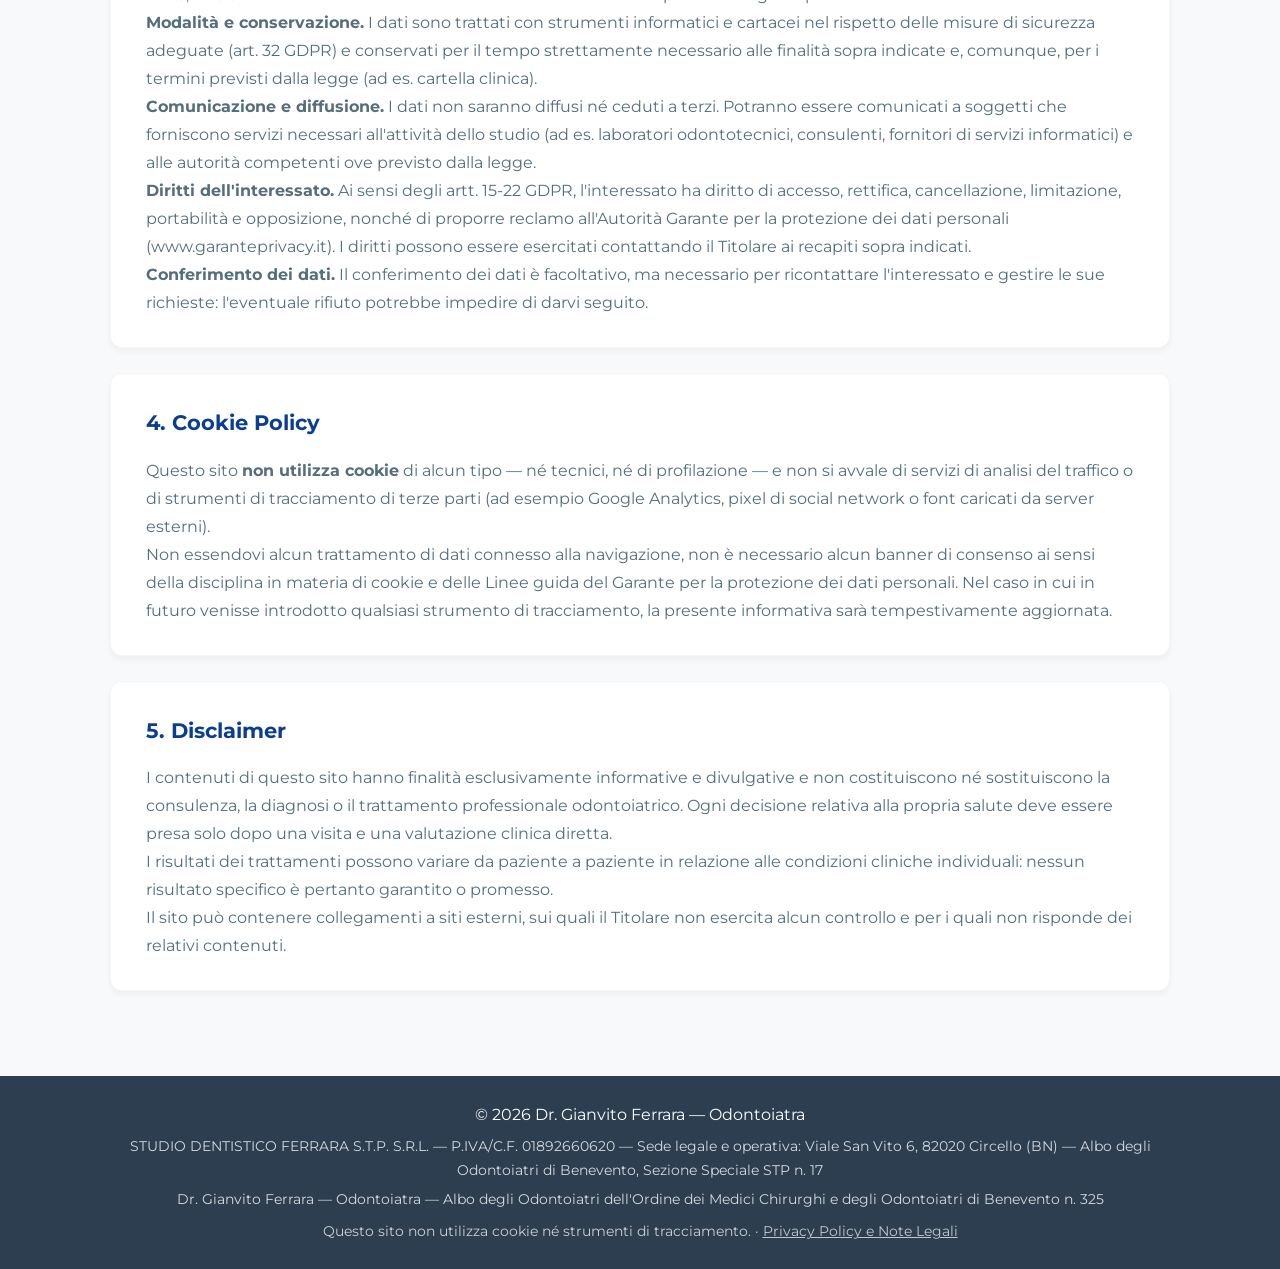
<file: privacy.html>
<!DOCTYPE html>
<html lang="it">

<head>
    <meta charset="UTF-8">
    <meta name="viewport" content="width=device-width, initial-scale=1.0">
    <title>Privacy Policy e Note Legali | Dr. Gianvito Ferrara - Odontoiatra a Circello (BN)</title>
    <meta name="description"
        content="Privacy Policy, Cookie Policy e Note Legali dello Studio Dentistico del Dr. Gianvito Ferrara a Circello (BN).">
    <meta name="theme-color" content="#0b3d91">
    <link rel="canonical" href="https://drgianvitoferrara.it/privacy.html">
    <link rel="icon" href="favicon.ico" type="image/x-icon">
    <link rel="stylesheet" href="style.css">
</head>

<body>
    <a class="skip-link" href="#main-content">Vai al contenuto</a>
    <header id="main-header">
        <div class="container">
            <img src="Solo_Logo_GF_Nero.webp" alt="Logo Dr. Gianvito Ferrara" class="logo" width="286" height="335" decoding="async">
            <h1>Dr. Gianvito Ferrara</h1>
            <nav>
                <ul>
                    <li><a href="index.html">← Torna alla Home</a></li>
                </ul>
            </nav>
        </div>
    </header>

    <main id="main-content" class="legal-page">
        <div class="container">
            <h2>Privacy Policy, Cookie e Note Legali</h2>
            <p class="updated">Ultimo aggiornamento: 14/08/2026</p>

            <section class="legal-section">
                <h3>1. Dati identificativi e societari (STP S.r.l.)</h3>
                <ul>
                    <li><strong>Denominazione sociale:</strong> STUDIO DENTISTICO FERRARA S.T.P. S.R.L.</li>
                    <li><strong>Sede legale e operativa:</strong> Viale San Vito 6, 82020 Circello (BN)</li>
                    <li><strong>Partita IVA:</strong> 01892660620</li>
                    <li><strong>Codice Fiscale:</strong> 01892660620</li>
                    <li><strong>Iscrizione al Registro Imprese di Benevento (REA):</strong> BN - 313830</li>
                    <li><strong>Iscrizione all'Albo degli Odontoiatri di Benevento (Sezione Speciale STP):</strong> n. 17, con decorrenza dal 24/03/2026</li>
                    <li><strong>Capitale sociale:</strong> € 2.000,00</li>
                    <li><strong>PEC:</strong> studiodentisticoferrarastp@pec.it</li>
                    <li><strong>Telefono:</strong> 0824 1717553</li>
                </ul>
            </section>

            <section class="legal-section">
                <h3>2. Profilo professionale e comunicazione sanitaria</h3>
                <ul>
                    <li><strong>Professionista:</strong> Dr. Gianvito Ferrara — Odontoiatra</li>
                    <li><strong>Albo professionale:</strong> Iscritto all'Albo degli Odontoiatri dell'Ordine dei Medici
                        Chirurghi e degli Odontoiatri di Benevento al n. 325</li>
                    <li><strong>Direttore Sanitario:</strong> Dr. Gianvito Ferrara</li>
                </ul>
                <p>La comunicazione sanitaria diffusa attraverso questo sito è resa nel rispetto del Codice di
                    Deontologia Medica (FNOMCeO, 2014) e della normativa vigente in materia di pubblicità sanitaria
                    (Legge 11 gennaio 2018, n. 3): i contenuti sono veritieri, corretti, prudenti e non promettono
                    risultati.</p>
            </section>

            <section class="legal-section">
                <h3>3. Informativa sul trattamento dei dati personali (art. 13 GDPR)</h3>
                <p><strong>Titolare del trattamento</strong> è STUDIO DENTISTICO FERRARA S.T.P. S.R.L., con sede in
                    Viale San Vito 6, 82020 Circello (BN), P.IVA 01892660620, PEC studiodentisticoferrarastp@pec.it.</p>
                <p><strong>Dati trattati.</strong> Il presente sito non raccoglie alcun dato di navigazione: non
                    utilizza cookie, né strumenti di analisi del traffico (analytics), né pixel di tracciamento. Sono
                    trattati esclusivamente i dati personali che l'interessato fornisce spontaneamente contattando lo
                    studio telefonicamente o via PEC per richiedere informazioni, prenotare una visita o avviare
                    un percorso di cura. Tra questi possono rientrare anche dati relativi alla salute (art. 9 GDPR).</p>
                <p><strong>Finalità e base giuridica.</strong> I dati sono trattati per rispondere alle richieste e
                    gestire gli appuntamenti (art. 6, par. 1, lett. b), GDPR), per adempiere a obblighi di legge (art.
                    6, par. 1, lett. c), GDPR) e, per quanto riguarda i dati relativi alla salute, per finalità di
                    medicina preventiva, diagnosi e assistenza sanitaria (art. 9, par. 2, lett. h), GDPR), in
                    conformità al D.Lgs. 30 giugno 2003, n. 196 e successive modificazioni. Il trattamento è inoltre
                    coperto dal segreto professionale.</p>
                <p><strong>Modalità e conservazione.</strong> I dati sono trattati con strumenti informatici e cartacei
                    nel rispetto delle misure di sicurezza adeguate (art. 32 GDPR) e conservati per il tempo
                    strettamente necessario alle finalità sopra indicate e, comunque, per i termini previsti dalla
                    legge (ad es. cartella clinica).</p>
                <p><strong>Comunicazione e diffusione.</strong> I dati non saranno diffusi né ceduti a terzi. Potranno
                    essere comunicati a soggetti che forniscono servizi necessari all'attività dello studio (ad es.
                    laboratori odontotecnici, consulenti, fornitori di servizi informatici) e alle autorità competenti
                    ove previsto dalla legge.</p>
                <p><strong>Diritti dell'interessato.</strong> Ai sensi degli artt. 15-22 GDPR, l'interessato ha diritto
                    di accesso, rettifica, cancellazione, limitazione, portabilità e opposizione, nonché di proporre
                    reclamo all'Autorità Garante per la protezione dei dati personali (www.garanteprivacy.it). I
                    diritti possono essere esercitati contattando il Titolare ai recapiti sopra indicati.</p>
                <p><strong>Conferimento dei dati.</strong> Il conferimento dei dati è facoltativo, ma necessario per
                    ricontattare l'interessato e gestire le sue richieste: l'eventuale rifiuto potrebbe impedire di
                    darvi seguito.</p>
            </section>

            <section class="legal-section">
                <h3>4. Cookie Policy</h3>
                <p>Questo sito <strong>non utilizza cookie</strong> di alcun tipo — né tecnici, né di profilazione — e
                    non si avvale di servizi di analisi del traffico o di strumenti di tracciamento di terze parti
                    (ad esempio Google Analytics, pixel di social network o font caricati da server esterni).</p>
                <p>Non essendovi alcun trattamento di dati connesso alla navigazione, non è necessario alcun banner di
                    consenso ai sensi della disciplina in materia di cookie e delle Linee guida del Garante per la
                    protezione dei dati personali. Nel caso in cui in futuro venisse introdotto qualsiasi strumento di
                    tracciamento, la presente informativa sarà tempestivamente aggiornata.</p>
            </section>

            <section class="legal-section">
                <h3>5. Disclaimer</h3>
                <p>I contenuti di questo sito hanno finalità esclusivamente informative e divulgative e non
                    costituiscono né sostituiscono la consulenza, la diagnosi o il trattamento professionale
                    odontoiatrico. Ogni decisione relativa alla propria salute deve essere presa solo dopo una visita
                    e una valutazione clinica diretta.</p>
                <p>I risultati dei trattamenti possono variare da paziente a paziente in relazione alle condizioni
                    cliniche individuali: nessun risultato specifico è pertanto garantito o promesso.</p>
                <p>Il sito può contenere collegamenti a siti esterni, sui quali il Titolare non esercita alcun
                    controllo e per i quali non risponde dei relativi contenuti.</p>
            </section>
        </div>
    </main>

    <footer>
        <div class="container">
            <p>&copy; <span id="current-year">2026</span> Dr. Gianvito Ferrara — Odontoiatra</p>
            <p class="legal-line">STUDIO DENTISTICO FERRARA S.T.P. S.R.L. — P.IVA/C.F. 01892660620 — Sede legale e
                operativa: Viale San Vito 6, 82020 Circello (BN) — Albo degli Odontoiatri di Benevento, Sezione
                Speciale STP n. 17</p>
            <p class="legal-line">Dr. Gianvito Ferrara — Odontoiatra — Albo degli Odontoiatri dell'Ordine dei Medici
                Chirurghi e degli Odontoiatri di Benevento n. 325</p>
            <p class="cookie-note">Questo sito non utilizza cookie né strumenti di tracciamento. · <a
                    href="privacy.html">Privacy Policy e Note Legali</a></p>
        </div>
    </footer>

    <script>
        document.addEventListener('DOMContentLoaded', () => {
            const yearSpan = document.getElementById('current-year');
            if (yearSpan) {
                yearSpan.textContent = new Date().getFullYear();
            }
        });
    </script>
</body>

</html>
</file>
<file: style.css>
/* Montserrat auto-ospitato: nessuna richiesta esterna, nessun cookie */
@font-face {
  font-family: "Montserrat";
  font-style: normal;
  font-weight: 400 700;
  font-display: swap;
  src: url(fonts/montserrat-latin.woff2) format("woff2");
}

:root {
  --primary-color: #0b3d91;
  --primary-color-dark: #06265e;
  --accent-color: #00a8cc;
  --text-color: #2c3e50;
  --text-color-light: #546e7a;
  --background-light: #f8f9fa;
  --white: #fff;
  --box-shadow-light: 0 4px 6px rgba(0, 0, 0, 0.04);
  --box-shadow-dark: 0 10px 25px rgba(0, 0, 0, 0.08);
  --transition-standard: all 0.3s cubic-bezier(0.25, 0.8, 0.25, 1);
}

*,
::after,
::before {
  box-sizing: border-box;
}

blockquote,
body,
dd,
dl,
figure,
h1,
h2,
h3,
h4,
p {
  margin: 0;
}

ol,
ul {
  padding: 0;
  list-style: none;
}

html:focus-within {
  scroll-behavior: smooth;
}

body {
  text-rendering: optimizeSpeed;
  line-height: 1.5;
}

img,
picture {
  max-width: 100%;
  height: auto;
  display: block;
}

button,
input,
select,
textarea {
  font: inherit;
}

body {
  font-family: Montserrat, sans-serif;
  line-height: 1.8;
  margin: 0;
  padding: 0;
  color: var(--text-color);
  background-color: var(--background-light);
  scroll-behavior: smooth;
  -webkit-font-smoothing: antialiased;
  -moz-osx-font-smoothing: grayscale;
}

.fade-in-section {
  opacity: 0;
  transform: translateY(20px);
  transition:
    opacity 0.8s ease-out,
    transform 0.8s ease-out;
  will-change: opacity, visibility;
}

.fade-in-section.visible {
  opacity: 1;
  transform: none;
}

.container {
  max-width: 1100px;
  margin: 0 auto;
  padding: 0 20px;
}

.skip-link {
  position: absolute;
  left: -9999px;
  top: 0;
  z-index: 2000;
  background: var(--primary-color);
  color: #fff;
  padding: 12px 20px;
  border-radius: 0 0 8px 0;
  text-decoration: none;
  font-weight: 700;
}

.skip-link:focus {
  left: 0;
}

section[id] {
  scroll-margin-top: var(--header-offset, 120px);
}

header {
  background-color: rgba(255, 255, 255, 0.95);
  backdrop-filter: blur(8px);
  -webkit-backdrop-filter: blur(8px);
  padding: 15px 0;
  text-align: center;
  border-bottom: 1px solid rgba(0, 0, 0, 0.03);
  position: sticky;
  top: 0;
  z-index: 1000;
  transition:
    transform 0.3s ease,
    padding 0.3s ease,
    box-shadow 0.3s ease;
}

header.scrolled {
  padding: 10px 0;
  box-shadow: 0 4px 20px rgba(0, 0, 0, 0.08);
}



.logo {
  width: 80px;
  margin: 0 auto 10px auto;
  transition: transform 0.3s ease;
}

.logo:hover {
  transform: scale(1.1);
}

header h1 {
  margin: 0;
  font-size: 1.8em;
  font-weight: 700;
  color: var(--text-color);
}

nav ul {
  list-style: none;
  padding: 0;
  margin: 20px 0 0 0;
  display: flex;
  justify-content: center;
  gap: 25px;
}

nav a {
  text-decoration: none;
  color: #333;
  font-weight: 600;
  font-size: 1.1em;
  padding: 10px 15px;
  border-radius: 5px;
  transition:
    background-color 0.3s ease,
    color 0.3s ease;
}

nav a.active,
nav a:hover {
  background-color: rgba(11, 61, 145, 0.05);
  color: var(--primary-color);
}

#hero {
  background: linear-gradient(160deg, #ffffff 0%, #eef3fb 50%, #e6f4f9 100%);
  text-align: center;
  padding: 100px 20px 80px;
  display: flex;
  align-items: center;
  justify-content: center;
  position: relative;
}

#hero .container {
  display: flex;
  flex-direction: column;
  align-items: center;
  justify-content: center;
  position: relative;
  z-index: 1;
}

.profile-photo {
  width: 220px;
  height: 220px;
  border-radius: 50%;
  object-fit: cover;
  border: 8px solid #fff;
  box-shadow: 0 10px 25px rgba(0, 0, 0, 0.1);
  transition: transform 0.3s ease;
}

.profile-photo:hover {
  transform: translateY(-10px);
}

.hero-text h2 {
  font-size: clamp(2.5em, 5vw, 3.5em);
  margin-bottom: 15px;
  color: var(--primary-color);
  font-weight: 800;
  letter-spacing: -0.5px;
}

.hero-text p {
  font-size: clamp(1.1em, 4vw, 1.25em);
  color: var(--text-color-light);
  max-width: 600px;
  margin: 0 auto 20px auto;
}

section {
  padding: 60px 0;
}

section:nth-of-type(odd) {
  background-color: var(--white);
}

section h2 {
  text-align: center;
  margin-bottom: 40px;
  font-size: 2.5em;
  color: var(--text-color);
  font-weight: 700;
  position: relative;
  padding-bottom: 10px;
}

section h2::after {
  content: "";
  position: absolute;
  bottom: 0;
  left: 50%;
  transform: translateX(-50%);
  width: 60px;
  height: 4px;
  border-radius: 2px;
  background-color: var(--accent-color);
}

#about p {
  font-size: 1.15em;
  text-align: center;
  max-width: 800px;
  margin: 0 auto;
  color: #666;
}

.services-grid {
  display: grid;
  grid-template-columns: repeat(auto-fit, minmax(300px, 1fr));
  gap: 25px;
}

.service-item {
  background-color: var(--white);
  padding: 40px 30px;
  border-radius: 12px;
  box-shadow: var(--box-shadow-light);
  transition: var(--transition-standard);
  border: 1px solid rgba(0, 0, 0, 0.03);
  position: relative;
  overflow: hidden;
}

.service-item::before {
  content: "";
  position: absolute;
  top: 0;
  left: 0;
  width: 4px;
  height: 100%;
  background: linear-gradient(to bottom,
      var(--accent-color),
      var(--primary-color));
  transition: width 0.3s ease;
}

.service-item:hover {
  transform: translateY(-8px);
  box-shadow: var(--box-shadow-dark);
}

.service-item:hover::before {
  width: 6px;
}

.service-item h3 {
  margin-top: 0;
  font-size: 1.4em;
  color: var(--primary-color);
}

.service-item p {
  font-size: 1em;
  color: var(--text-color-light);
}

/* Prima visita: percorso in 4 passi */
.visit-intro {
  text-align: center;
  color: var(--text-color-light);
  max-width: 700px;
  margin: -20px auto 35px;
  font-size: 1.1em;
}

.visit-steps {
  list-style: none;
  padding: 0;
  margin: 0;
  display: grid;
  grid-template-columns: repeat(auto-fit, minmax(230px, 1fr));
  gap: 25px;
}

.visit-steps li {
  background-color: var(--white);
  border-radius: 12px;
  padding: 30px 25px;
  box-shadow: var(--box-shadow-light);
  border: 1px solid rgba(0, 0, 0, 0.03);
  display: flex;
  flex-direction: column;
  align-items: flex-start;
  gap: 12px;
}

.step-number {
  display: inline-flex;
  align-items: center;
  justify-content: center;
  width: 42px;
  height: 42px;
  border-radius: 50%;
  background: linear-gradient(135deg, var(--accent-color), var(--primary-color));
  color: var(--white);
  font-weight: 700;
  font-size: 1.2em;
}

.visit-steps h3 {
  margin: 0;
  color: var(--primary-color);
  font-size: 1.15em;
}

.visit-steps p {
  margin: 0;
  color: var(--text-color-light);
  font-size: 0.95em;
}

#contact {
  background: linear-gradient(135deg,
      var(--primary-color-dark) 0,
      var(--primary-color) 100%);
  color: var(--white);
  border-radius: 16px;
  padding: 60px 40px;
  margin: 60px auto;
  box-shadow: var(--box-shadow-dark);
}

#contact h2 {
  color: var(--white);
}

#contact h2::after {
  background-color: var(--white);
}

#contact p {
  text-align: center;
  font-size: 1.25em;
  margin-bottom: 10px;
}

#contact a {
  color: var(--white);
  text-decoration: none;
  font-weight: 700;
  position: relative;
  transition: opacity 0.3s ease;
}

#contact a:hover {
  opacity: 0.8;
}

.contact-info {
  margin-top: 30px;
  padding-top: 20px;
  border-top: 1px solid rgba(255, 255, 255, 0.2);
}

.contact-info svg,
.hours-box svg {
  width: 1.1em;
  height: 1.1em;
  vertical-align: -0.15em;
  flex-shrink: 0;
}

.social-links {
  margin-top: 25px;
  padding: 20px 25px;
  background-color: rgba(255, 255, 255, 0.08);
  border-radius: 12px;
  border: 1px solid rgba(255, 255, 255, 0.2);
}

.social-links .social-title {
  text-align: center;
  font-size: 1.15em;
  font-weight: 700;
  margin-bottom: 12px;
}

.social-links ul {
  display: flex;
  flex-wrap: wrap;
  justify-content: center;
  gap: 12px;
}

.social-links a {
  display: inline-flex;
  align-items: center;
  gap: 8px;
  padding: 8px 18px;
  border-radius: 999px;
  background-color: rgba(255, 255, 255, 0.12);
  transition: background-color 0.3s ease;
}

.social-links a:hover {
  opacity: 1;
  background-color: rgba(255, 255, 255, 0.22);
}

.social-links svg {
  width: 1.1em;
  height: 1.1em;
  flex-shrink: 0;
}

.floating-cta,
.floating-whatsapp {
  display: none;
  position: fixed;
  z-index: 1001;
  align-items: center;
  justify-content: center;
  gap: 8px;
  color: #fff;
  text-decoration: none;
  font-weight: 700;
  font-size: 1.05em;
  border: none;
  cursor: pointer;
}

footer {
  background-color: var(--text-color);
  color: var(--white);
  text-align: center;
  padding: 25px 0;
}

footer p {
  margin: 0;
}

.cookie-note {
  font-size: 0.85em;
  opacity: 0.75;
  margin-top: 8px;
}

.legal-line {
  font-size: 0.85em;
  opacity: 0.8;
  margin-top: 4px;
}

.footer-contact {
  font-size: 0.95em;
  margin-top: 8px;
}

.footer-contact svg {
  width: 1em;
  height: 1em;
  vertical-align: -0.125em;
  margin-right: 4px;
}

footer a {
  color: var(--white);
  opacity: 0.95;
}

footer a:hover {
  opacity: 1;
  text-decoration: underline;
}

/* Pagina Privacy / Note Legali */
.legal-page {
  padding: 40px 0 60px;
}

.legal-page h2 {
  text-align: center;
  margin-bottom: 10px;
  font-size: 2em;
  color: var(--primary-color);
}

.legal-page .updated {
  text-align: center;
  color: var(--text-color-light);
  font-size: 0.9em;
  margin-bottom: 35px;
}

.legal-section {
  background-color: var(--white);
  border-radius: 12px;
  padding: 30px 35px;
  margin-bottom: 25px;
  box-shadow: var(--box-shadow-light);
  border: 1px solid rgba(0, 0, 0, 0.04);
}

.legal-section h3 {
  color: var(--primary-color);
  font-size: 1.3em;
  margin-bottom: 15px;
}

.legal-section p,
.legal-section li {
  color: var(--text-color-light);
  line-height: 1.75;
}

.legal-section ul {
  list-style: disc;
  padding-left: 22px;
  margin-bottom: 15px;
}

.legal-section li {
  margin-bottom: 8px;
}

/* FAQ */
.faq-intro {
  text-align: center;
  color: var(--text-color-light);
  max-width: 700px;
  margin: -20px auto 35px;
  font-size: 1.1em;
}

.faq-list {
  max-width: 800px;
  margin: 0 auto;
}

.faq-item {
  background-color: var(--white);
  border-radius: 12px;
  border: 1px solid rgba(0, 0, 0, 0.04);
  box-shadow: var(--box-shadow-light);
  margin-bottom: 14px;
  overflow: hidden;
  transition: box-shadow 0.3s ease;
}

.faq-item:hover {
  box-shadow: var(--box-shadow-dark);
}

.faq-item summary {
  cursor: pointer;
  padding: 18px 25px;
  font-weight: 700;
  font-size: 1.08em;
  color: var(--primary-color);
  list-style: none;
  display: flex;
  justify-content: space-between;
  align-items: center;
  gap: 15px;
  user-select: none;
}

.faq-item summary::-webkit-details-marker {
  display: none;
}

.faq-item summary::after {
  content: "+";
  font-size: 1.6em;
  line-height: 1;
  color: var(--accent-color);
  transition: transform 0.3s ease;
  flex-shrink: 0;
}

.faq-item[open] summary::after {
  transform: rotate(45deg);
}

.faq-item p {
  padding: 0 25px 20px;
  color: var(--text-color-light);
}

.faq-item a {
  color: var(--primary-color);
  font-weight: 600;
}

/* Orari di apertura (sezione contatti) */
#contact .hours-box {
  margin-top: 25px;
  padding: 20px 25px;
  background-color: rgba(255, 255, 255, 0.08);
  border-radius: 12px;
  border: 1px solid rgba(255, 255, 255, 0.2);
}

#contact .hours-box .hours-title {
  font-size: 1.15em;
  font-weight: 700;
  margin-bottom: 12px;
}

#contact .hours-box ul li {
  display: flex;
  justify-content: space-between;
  gap: 15px;
  padding: 7px 0;
  border-bottom: 1px dashed rgba(255, 255, 255, 0.18);
}

#contact .hours-box ul li:last-child {
  border-bottom: none;
}

#contact .hours-box ul li span:last-child {
  font-weight: 600;
  text-align: right;
}

@media (max-width: 768px) {
  #hero {
    flex-direction: column;
    padding: 40px 20px;
  }

  .hero-text {
    padding: 0 10px;
  }

  .profile-photo {
    margin-right: 0;
    margin-bottom: 20px;
    width: 180px;
    height: 180px;
  }

  header h1 {
    font-size: 1.4em;
    margin-left: 10px;
    text-align: left;
    line-height: 1.2;
  }

  .logo {
    margin: 0;
    width: 50px;
  }

  .hero-text h2 {
    font-size: 2.2em;
  }

  section h2 {
    font-size: 1.8em;
  }
}

.cta-group {
  display: flex;
  flex-wrap: wrap;
  justify-content: center;
  gap: 12px;
  margin-top: 30px;
}

.cta-button {
  display: inline-flex;
  align-items: center;
  justify-content: center;
  gap: 9px;
  background-color: var(--primary-color);
  color: var(--white);
  padding: 16px 30px;
  border-radius: 50px;
  text-decoration: none;
  font-weight: 700;
  font-size: 1.05em;
  transition: var(--transition-standard);
  box-shadow: 0 8px 15px rgba(11, 61, 145, 0.3);
  border: 2px solid transparent;
}

.cta-button svg {
  width: 20px;
  height: 20px;
  flex-shrink: 0;
}

.cta-button:hover {
  background-color: var(--white);
  color: var(--primary-color);
  transform: translateY(-3px);
  box-shadow: 0 12px 20px rgba(11, 61, 145, 0.4);
}

.cta-button-secondary {
  background-color: transparent;
  color: var(--primary-color);
  border: 2px solid var(--primary-color);
  box-shadow: none;
}

.cta-button-secondary:hover {
  background-color: var(--primary-color);
  color: var(--white);
}

.cta-button-whatsapp {
  background-color: #25d366;
  border-color: transparent;
  box-shadow: 0 8px 15px rgba(37, 211, 102, 0.35);
}

.cta-button-whatsapp:hover {
  background-color: #1eb857;
  color: var(--white);
  box-shadow: 0 12px 20px rgba(37, 211, 102, 0.45);
}

/* Barra fissa in basso su mobile: "Chiama Ora" e "WhatsApp" affiancati, senza sovrapposizioni */
@media (max-width: 768px) {
  body {
    padding-bottom: calc(58px + env(safe-area-inset-bottom, 0px));
  }

  .floating-cta,
  .floating-whatsapp {
    display: flex;
    position: fixed;
    bottom: 0;
    width: 50%;
    height: calc(58px + env(safe-area-inset-bottom, 0px));
    padding: 0 8px;
    border-radius: 0;
    box-shadow: 0 -2px 10px rgba(0, 0, 0, 0.15);
    transform: none;
  }

  .floating-cta {
    left: 0;
    right: 50%;
    background-color: var(--primary-color);
  }

  .floating-cta:active {
    background-color: var(--primary-color-dark);
  }

  .floating-whatsapp {
    left: 50%;
    right: 0;
    background-color: #25d366;
  }

  .floating-whatsapp:active {
    background-color: #1eb857;
  }
}

.address-hero {
  font-size: 1.1em;
  font-weight: 600;
  color: #555;
  margin-top: 18px;
  display: flex;
  align-items: center;
  justify-content: center;
  gap: 6px;
}

.address-hero svg {
  width: 1.1em;
  height: 1.1em;
  flex-shrink: 0;
  color: var(--primary-color);
}

.hamburger {
  display: none;
  cursor: pointer;
  padding: 10px;
  background: 0 0;
  border: none;
  z-index: 1001;
}

.hamburger svg {
  stroke: var(--primary-color);
}

.icon-close {
  display: none;
}

.hamburger.is-active .icon-menu {
  display: none;
}

.hamburger.is-active .icon-close {
  display: block;
}

@media (max-width: 768px) {
  nav ul {
    display: none;
    flex-direction: column;
    position: absolute;
    top: 100%;
    left: 0;
    width: 100%;
    background-color: var(--white);
    box-shadow: 0 4px 10px rgba(0, 0, 0, 0.1);
  }

  nav ul.is-active {
    display: flex;
  }

  nav li {
    text-align: center;
    padding: 15px 0;
  }

  .hamburger {
    display: block;
    position: absolute;
    top: 50%;
    transform: translateY(-50%);
    right: 15px;
  }

  header .container {
    display: flex;
    justify-content: flex-start;
    align-items: center;
    padding: 0 60px 0 20px;
  }
}
</file>
